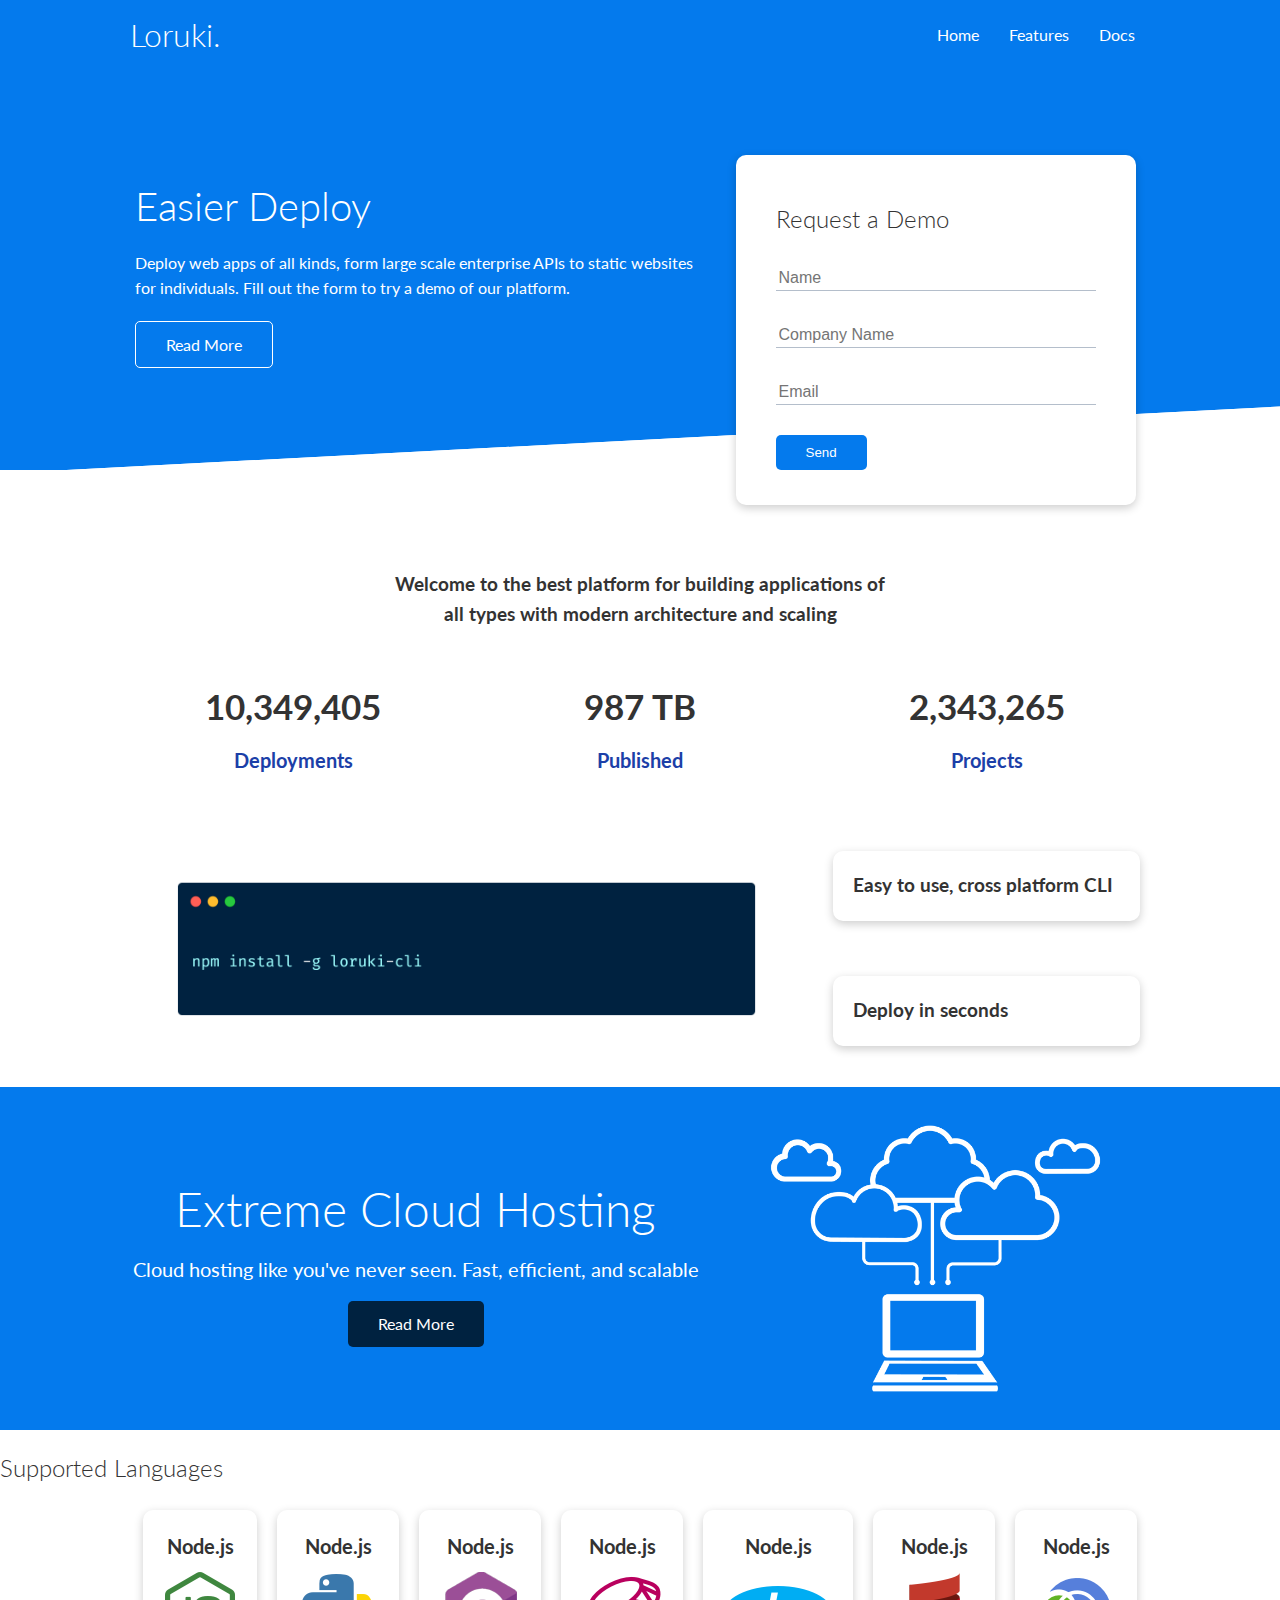
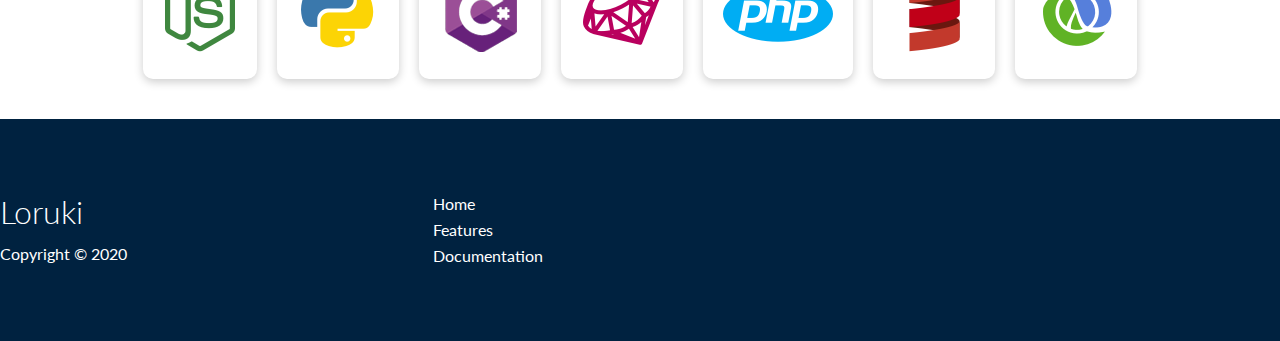
<file: index.html>
<!DOCTYPE html>
<html lang="en">
<head>
  <meta charset="UTF-8">
  <meta name="viewport" content="width=device-width, initial-scale=1.0">
  <link rel="stylesheet" href="https://cdnjs.cloudflare.com/ajax/libs/font-awesome/6.4.0/css/all.min.css" integrity="sha512-iecdLmaskl7CVkqkXNQ/ZH/XLlvWZOJyj7Yy7tcenmpD1ypASozpmT/E0iPtmFIB46ZmdtAc9eNBvH0H/ZpiBw==" crossorigin="anonymous" referrerpolicy="no-referrer" />
  <link rel="stylesheet" href="css/utilities.css">
  <link rel="stylesheet" href="css/style.css">
  <title>Loruki | Cloud Hosting for Everyone</title>
</head>
<body>
  <!--Navbar-->
  <div class="navbar">
    <div class="container flex">
      <h1 class="logo">Loruki.</h1>
      <nav>
        <ul>
          <li><a href="index.html">Home</a></li>
          <li><a href="features.html">Features</a></li>
          <li><a href="docs.html">Docs</a></li>
        </ul>
      </nav>
    </div>
  </div>

  <!--Showcase-->
  <section class="showcase">
    <div class="container grid">
      <div class="showcase-text">
        <h1>Easier Deploy</h1>
        <p>Deploy web apps of all kinds, form large scale enterprise APIs to static websites for individuals. Fill out the form to try a demo of our platform.</p>
        <a href="features.html" class="btn btn-outline">Read More</a>
      </div>
      <div class="showcase-form card">
        <h2>Request a Demo</h2>
        <form action="">
          <div class="form-control">
            <input type="text" name="name" placeholder="Name" required>
          </div>
          <div class="form-control">
            <input type="text" name="company" placeholder="Company Name" required>
          </div>
          <div class="form-control">
            <input type="email" name="email" placeholder="Email" required>
          </div>
          <input type="submit" value="Send" class="btn btn-primary">
        </form>
      </div>
    </div>
  </section>

  <!-- Stats -->
  <section class="stats">
    <div class="container">
      <h3 class="stats-heading text-center my-1">
        Welcome to the best platform for building applications of all types with modern architecture and scaling
      </h3>
      <div class="grid grid-3 text-center my-4">
        <div>
          <i class="fas fa-server fa-3x"></i>
            <h3>10,349,405</h3>
            <p class="text-secondary">Deployments</p>
        </div>
        <div>
          <i class="fas fa-upload fa-3x"></i>
          <h3>987 TB</h3>
          <p class="text-secondary">Published</p>
        </div>
        <div>
          <i class="fas fa-project-diagram fa-3x"></i>
          <h3>2,343,265</h3>
          <p class="text-secondary">Projects</p>
        </div>
      </div>
    </div>
  </section>

  <!-- Cli -->
  <section class="cli">
    <div class="container grid">
      <img src="images/cli.png" alt="">
      <div class="card">
        <h3>Easy to use, cross platform CLI</h3>
      </div>
      <div class="card">
        <h3>Deploy in seconds</h3>
      </div>
    </div>
  </section>

  <!-- Cloud -->
  <section class="cloud bg-primary my-2 py-2">
    <div class="container grid">
      <div class="text-center">
        <h2 class="lg">Extreme Cloud Hosting</h2>
        <p class="lead my-1">Cloud hosting like you've never seen. Fast, efficient, and scalable</p>
        <a href="features.html" class="btn btn-dark">Read More</a>
      </div>
      <img src="images/cloud.png" alt="">
    </div>
  </section>

  <!-- Languages -->
  <section class="languages">
    <h2 class="language-header">
      Supported Languages
    </h2>
    <div class="container flex">
      <div class="card">
        <h4>Node.js</h4>
        <img src="images/logos/node.png" alt="">
      </div>
      <div class="card">
        <h4>Node.js</h4>
        <img src="images/logos/python.png" alt="">
      </div>
      <div class="card">
        <h4>Node.js</h4>
        <img src="images/logos/csharp.png" alt="">
      </div>
      <div class="card">
        <h4>Node.js</h4>
        <img src="images/logos/ruby.png" alt="">
      </div>
      <div class="card">
        <h4>Node.js</h4>
        <img src="images/logos/php.png" alt="">
      </div>
      <div class="card">
        <h4>Node.js</h4>
        <img src="images/logos/scala.png" alt="">
      </div>
      <div class="card">
        <h4>Node.js</h4>
        <img src="images/logos/clojure.png" alt="">
      </div>
    </div>
  </section>

  <!-- Footer -->
  <footer class="footer bg-dark py-5">
    <div class="footer-container grid grid-3">
      <div>
          <h1>Loruki</h1>
          <p>Copyright &copy; 2020</p>
      </div>
      <nav>
        <ul>
          <li><a href="index.html">Home</a></li>
          <li><a href="features.html">Features</a></li>
          <li><a href="docs.html"></a>Documentation</li>
        </ul>
      </nav>
      <div class="social">
        <a href="#"><i class="fab fa-github fa-2x"></i></a>
        <a href="#"><i class="fab fa-facebook fa-2x"></i></a>
        <a href="#"><i class="fab fa-instagram fa-2x"></i></a>
        <a href="#"><i class="fab fa-twitter fa-2x"></i></a>
      </div>
    </div>
  </footer>
</body>
</html>
</file>
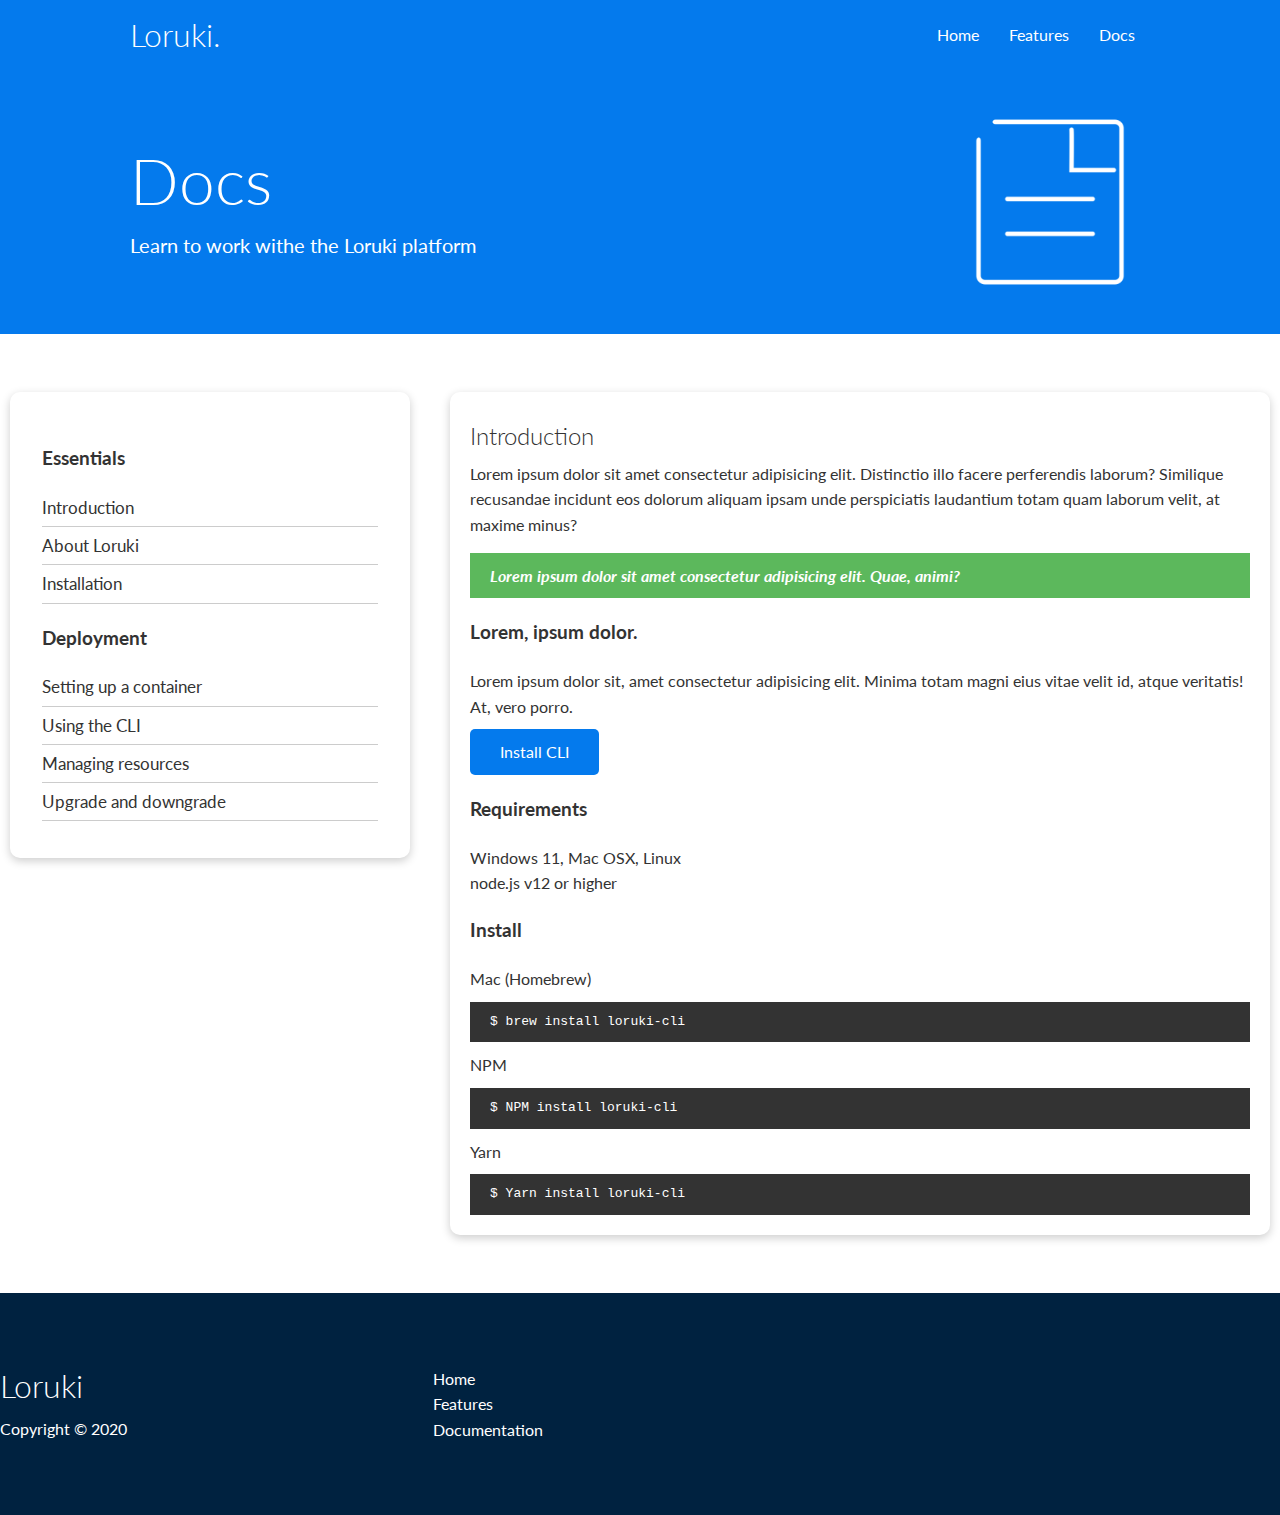
<file: docs.html>
<!DOCTYPE html>
<html lang="en">
<head>
  <meta charset="UTF-8">
  <meta name="viewport" content="width=device-width, initial-scale=1.0">
  <link rel="stylesheet" href="https://cdnjs.cloudflare.com/ajax/libs/font-awesome/6.4.0/css/all.min.css" integrity="sha512-iecdLmaskl7CVkqkXNQ/ZH/XLlvWZOJyj7Yy7tcenmpD1ypASozpmT/E0iPtmFIB46ZmdtAc9eNBvH0H/ZpiBw==" crossorigin="anonymous" referrerpolicy="no-referrer" />
  <link rel="stylesheet" href="css/utilities.css">
  <link rel="stylesheet" href="css/style.css">
  <title>Loruki | Cloud Hosting for Everyone</title>
</head>
<body>
  <!--Navbar-->
  <div class="navbar">
    <div class="container flex">
      <h1 class="logo">Loruki.</h1>
      <nav>
        <ul>
          <li><a href="index.html">Home</a></li>
          <li><a href="features.html">Features</a></li>
          <li><a href="docs.html">Docs</a></li>
        </ul>
      </nav>
    </div>
  </div>

  <!-- Head -->
  <section class="docs-head bg-primary py-3">
    <div class="container grid">
      <div>
        <h1 class="xl">Docs</h1>
        <p class="lead">
          Learn to work withe the Loruki platform
        </p>
      </div>
      <img src="images/docs.png" alt="">
    </div>
  </section>

  <!-- Docs main -->
  <section class="docs-main my-4">
    <div class="docs-container grid">
      <div class="card p-3">
        <h3 class="my-2">Essentials</h3>
        <nav>
          <ul>
            <li><a href="#">Introduction</a></li>
            <li><a href="#"></a>About Loruki</li>
            <li><a href="#"></a>Installation</li>
          </ul>
        </nav>

        <h3 class="my-2">Deployment</h3>
        <nav>
          <ul>
            <li><a href="#">Setting up a container</a></li>
            <li><a href="#"></a>Using the CLI</li>
            <li><a href="#"></a>Managing resources</li>
            <li><a href="#"></a>Upgrade and downgrade</li>
          </ul>
        </nav>
      </div>
      <div class="card">
        <h2>Introduction</h2>
        <p>
          Lorem ipsum dolor sit amet consectetur adipisicing elit. Distinctio illo facere perferendis laborum? Similique recusandae incidunt eos dolorum aliquam ipsam unde perspiciatis laudantium totam quam laborum velit, at maxime minus?
        </p>
        <div class="alert alert-success">
        <i class="fas fa-info">Lorem ipsum dolor sit amet consectetur adipisicing elit. Quae, animi?</i>
        </div>
        <h3>Lorem, ipsum dolor.</h3>
        <p>Lorem ipsum dolor sit, amet consectetur adipisicing elit. Minima totam magni eius vitae velit id, atque veritatis! At, vero porro.</p>
        <a href="#" class="btn btn-primary">Install CLI</a>

        <h3>Requirements</h3>
        <ul>
          <li>Windows 11, Mac OSX, Linux</li>
          <li>node.js v12 or higher</li>
        </ul>

        <h3>Install</h3>
        <p>Mac (Homebrew)</p>
        <pre><code>$ brew install loruki-cli</code></pre>

        <p>NPM</p>
        <pre><code>$ NPM install loruki-cli</code></pre>

        <p>Yarn</p>
        <pre><code>$ Yarn install loruki-cli</code></pre>
      </div>
    </div>
  </section>


  <!-- Footer -->
  <footer class="footer bg-dark py-5">
    <div class="footer-container grid grid-3">
      <div>
          <h1>Loruki</h1>
          <p>Copyright &copy; 2020</p>
      </div>
      <nav>
        <ul>
          <li><a href="index.html">Home</a></li>
          <li><a href="features.html">Features</a></li>
          <li><a href="docs.html"></a>Documentation</li>
        </ul>
      </nav>
      <div class="social">
        <a href="#"><i class="fab fa-github fa-2x"></i></a>
        <a href="#"><i class="fab fa-facebook fa-2x"></i></a>
        <a href="#"><i class="fab fa-instagram fa-2x"></i></a>
        <a href="#"><i class="fab fa-twitter fa-2x"></i></a>
      </div>
    </div>
  </footer>
</body>
</html>
</file>
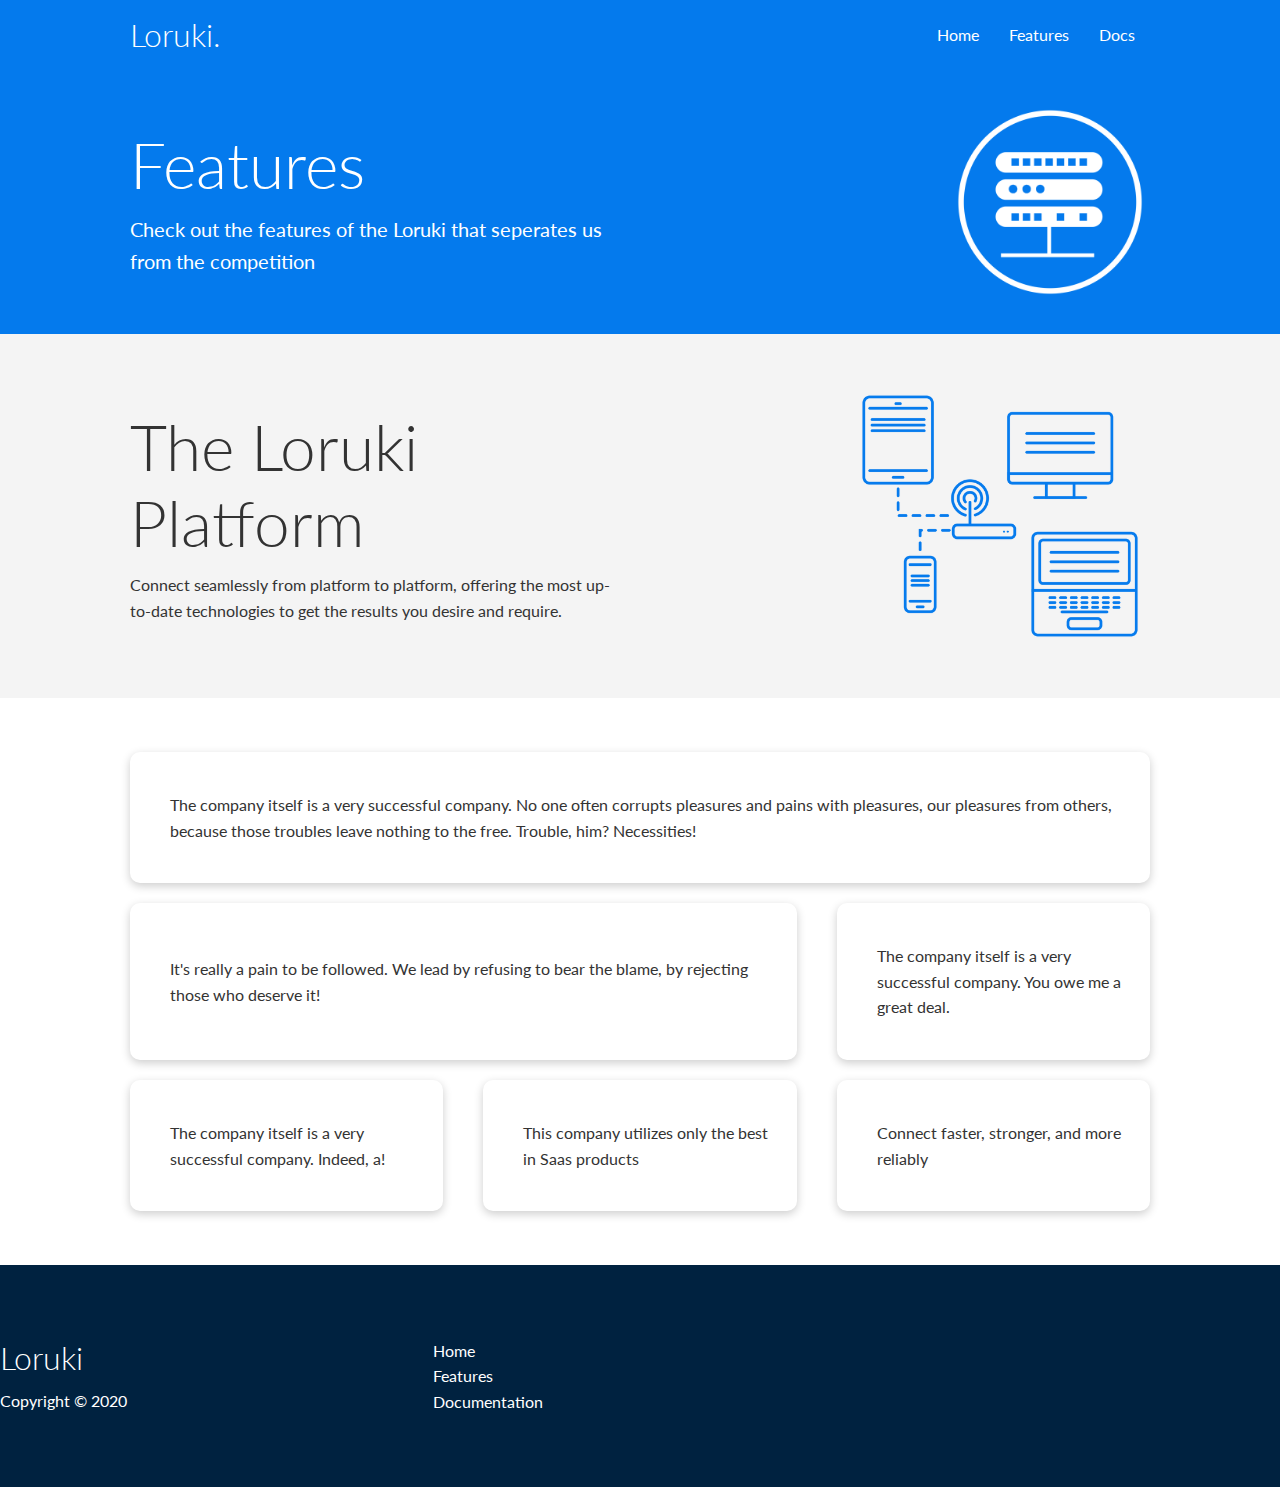
<file: features.html>
<!DOCTYPE html>
<html lang="en">
<head>
  <meta charset="UTF-8">
  <meta name="viewport" content="width=device-width, initial-scale=1.0">
  <link rel="stylesheet" href="https://cdnjs.cloudflare.com/ajax/libs/font-awesome/6.4.0/css/all.min.css" integrity="sha512-iecdLmaskl7CVkqkXNQ/ZH/XLlvWZOJyj7Yy7tcenmpD1ypASozpmT/E0iPtmFIB46ZmdtAc9eNBvH0H/ZpiBw==" crossorigin="anonymous" referrerpolicy="no-referrer" />
  <link rel="stylesheet" href="css/utilities.css">
  <link rel="stylesheet" href="css/style.css">
  <title>Loruki | Cloud Hosting for Everyone</title>
</head>
<body>
  <!--Navbar-->
  <div class="navbar">
    <div class="container flex">
      <h1 class="logo">Loruki.</h1>
      <nav>
        <ul>
          <li><a href="index.html">Home</a></li>
          <li><a href="features.html">Features</a></li>
          <li><a href="docs.html">Docs</a></li>
        </ul>
      </nav>
    </div>
  </div>

  <!-- Head -->
  <section class="features-head bg-primary py-3">
    <div class="container grid">
      <div>
        <h1 class="xl">Features</h1>
        <p class="lead">
          Check out the features of the Loruki that seperates us from the competition
        </p>
      </div>
      <img src="images/server.png" alt="">
    </div>
  </section>

  <!-- Sub head -->
  <section class="features-sub-head bg-light py-3">
    <div class="container grid">
      <div>
        <h1 class="xl">The Loruki Platform</h1>
        <p>
          Connect seamlessly from platform to platform, offering the most up-to-date technologies to get the results you desire and require.
        </p>
      </div>
      <img src="images/server2.png" alt="">
    </div>
  </section>
  <!-- Features-main -->
  <section class="features-main my-2">
    <div class="container grid grid-3">
        <div class="card flex">
            <i class="fas fa-server fa-3x"></i>
            <p>The company itself is a very successful company. No one often corrupts pleasures and pains with pleasures, our pleasures from others, because those troubles leave nothing to the free. Trouble, him? Necessities!</p>
        </div>
        <div class="card flex">
            <i class="fas fa-network-wired fa-3x"></i>
            <p>
              It's really a pain to be followed. We lead by refusing to bear the blame, by rejecting those who deserve it!
            </p>
        </div>
        <div class="card flex">
            <i class="fas fa-laptop-code fa-3x"></i>
            <p>
              The company itself is a very successful company. You owe me a great deal.
        </div>
        <div class="card flex">
            <i class="fas fa-database fa-3x"></i>
            <p>
              The company itself is a very successful company. Indeed, a!
            </p>
        </div>
        <div class="card flex">
            <i class="fas fa-power-off fa-3x"></i>
            <p>
                This company utilizes only the best in Saas products
            </p>
        </div>
        <div class="card flex">
            <i class="fas fa-upload fa-3x"></i>
            <p>
                Connect faster, stronger, and more reliably
            </p>
        </div>
    </div>
</section>

  <!-- Footer -->
  <footer class="footer bg-dark py-5">
    <div class="footer-container grid grid-3">
      <div>
          <h1>Loruki</h1>
          <p>Copyright &copy; 2020</p>
      </div>
      <nav>
        <ul>
          <li><a href="index.html">Home</a></li>
          <li><a href="features.html">Features</a></li>
          <li><a href="docs.html"></a>Documentation</li>
        </ul>
      </nav>
      <div class="social">
        <a href="#"><i class="fab fa-github fa-2x"></i></a>
        <a href="#"><i class="fab fa-facebook fa-2x"></i></a>
        <a href="#"><i class="fab fa-instagram fa-2x"></i></a>
        <a href="#"><i class="fab fa-twitter fa-2x"></i></a>
      </div>
    </div>
  </footer>
</body>
</html>
</file>
<file: css/utilities.css>
/*Utilities*/
.container {
  max-width: 1100px;
  margin: 0 auto;
  overflow: auto;
  padding: 0 40px;
}

.card {
  background-color: #fff;
  color: #333;
  border-radius: 10px;
  box-shadow: 0 3px 10px rgba(0, 0, 0, 0.2);
  padding: 20px;
  margin: 10px;
}

.btn {
  display: inline-block;
  padding: 10px 30px;
  cursor: pointer;
  background: var(--primary-color);
  color: #fff;
  border: none;
  border-radius: 5px;
}

.btn-outline {
  background-color: transparent;
  border: 1px #fff solid;
}

.btn:hover {
  transform: scale(0.98);
}

/* Backgrounds & colored buttons */
.bg-primary,
.btn-primary {
  background-color: var(--primary-color);
  color: #fff;
}

.bg-secondary,
.btn-secondary {
  background-color: var(--secondary-color);
  color: #fff;
}

.bg-dark,
.btn-dark {
  background-color: var(--dark-color);
  color: #fff;
}

.bg-light,
.btn-light {
  background-color: var(--light-color);
  color: #333;
}

.bg-primary a,
.btn-primary a,
.bg-secondary a,
.btn-secondary a,
.bg-dark a,
.btn-dark a {
  color: #fff;
}

/* Text colors */
.text-primary {
  color: var(--primary-color);
}

.text-secondary {
  color: var(--secondary-color);
}

.text-dark {
  color: var(--dark-color);
}

.text-light {
  color: var(--light-color);
}

/* Text sizes */
.lead {
  font-size: 20px;
}

.sm {
  font-size: 1rem;
}

.md {
  font-size: 2rem;
}

.lg {
  font-size: 3rem;
}

.xl {
  font-size: 4rem;
}

.text-center {
  text-align: center;
}

/* Alert */
.alert {
  background-color: var(--light-color);
  padding: 10px 20px;
  font-weight: bold;
  margin: 15px 0;
}

.alert i {
  margin-right: 10px;
}

.alert-success {
  background-color: var(--success-color);
  color: #fff;
}

.alert-error {
  background-color: var(--error-color);
  color: #fff;
}

.flex {
  display: flex;
  justify-content: center;
  align-items: center;
  height: 100%;
}

.grid {
  display: grid;
  grid-template-columns: repeat(2, 1fr);
  gap: 20px;
  justify-content: center;
  align-items: center;
  height: 100%;
}

.grid-3 {
  grid-template-columns: repeat(3, 1fr);
}

/* Margin */
.my-1 {
  margin: 1rem 0;
}

.my-2 {
  margin: 1.5rem 0;
}

.my-3 {
  margin: 2rem 0;
}

.my-4 {
  margin: 3rem 0;
}

.my-5 {
  margin: 4rem 0;
}

.m-1 {
  margin: 1rem;
}

.m-2 {
  margin: 1.5rem;
}

.m-3 {
  margin: 2rem;
}

.m-4 {
  margin: 3rem;
}

.m-5 {
  margin: 4rem;
}

/* Padding */
.py-1 {
  padding: 1rem 0;
}

.py-2 {
  padding: 1.5rem 0;
}

.py-3 {
  padding: 2rem 0;
}

.py-4 {
  padding: 3rem 0;
}

.py-5 {
  padding: 4rem 0;
}

.p-1 {
  padding: 1rem;
}

.p-2 {
  padding: 1.5rem;
}

.p-3 {
  padding: 2rem;
}

.p-4 {
  padding: 3rem;
}

.p-5 {
  padding: 4rem;
}
</file>
<file: css/style.css>
@import url('https://fonts.googleapis.com/css2?family=Lato:wght@300&display=swap');

:root {
  --primary-color: #047aed;
  --secondary-color: #1c3fa8;
  --dark-color: #002240;
  --light-color: #f4f4f4;
  --success-color: #5cb85c;
  --error-color: #d9534f;
}

* {
  box-sizing: border-box;
  padding: 0;
  margin: 0;
}

body {
  font-family: 'Lato', sans-serif;
  color: #333;
  line-height: 1.6;
}

ul {
  list-style-type: none;
}

a {
  text-decoration: none;
  color: #333;
}
h1,
h2 {
  font-weight: 300;
  line-height: 1.2;
  margin: 10px 0;
}

p {
  margin: 10px 0;
}

img {
  width: 100%;
}

code,
pre {
  background: #333;
  color: #fff;
  padding: 10px;
}

.hidden {
  visibility: hidden;
  height: 0;
}

/* Navbar */
.navbar {
  background-color: var(--primary-color);
  color: #fff;
  height: 70px;
}

.navbar ul {
  display: flex;
}

.navbar a {
  color: #fff;
  padding: 10px;
  margin: 0 5px;
}

.navbar ul a:hover {
  border-bottom: 2px #fff solid;
}

.navbar .flex {
  justify-content: space-between;
}

/* Showcase */
.showcase {
  height: 400px;
  background-color: var(--primary-color);
  color: #fff;
  position: relative;
}

.showcase h1 {
  font-size: 40px;
}

.showcase p {
  margin: 20px 0;
}

.showcase .grid {
  overflow: visible;
  grid-template-columns: 55% auto;
  gap: 30px;
}

.showcase-text {
  animation: slideInFromLeft 1s ease-in;
}

.showcase-form {
  position: relative;
  top: 60px;
  height: 350px;
  width: 400px;
  padding: 40px;
  z-index: 100;
  justify-self: flex-end;
  animation: slideInFromRight 1s ease-in;
}

.showcase-form .form-control {
  margin: 30px 0;
}

.showcase-form input[type='text'],
.showcase-form input[type='email'] {
  border: 0;
  border-bottom: 1px solid #b4becb;
  width: 100%;
  padding: 3px;
  font-size: 16px;
}

.showcase-form input:focus {
  outline: none;
}

.showcase::before,
.showcase::after {
  content: '';
  position: absolute;
  height: 100px;
  bottom: -70px;
  right: 0;
  left: 0;
  background: #fff;
  transform: skewY(-3deg);
  -webkit-transform: skewY(-3deg);
  -moz-transform: skewY(-3deg);
  -ms-transform: skewY(-3deg);
}

/* Stats */
.stats {
  padding-top: 100px;
  animation: slideInFromBottom 1s ease-in;
}

.stats-heading {
  max-width: 500px;
  margin: auto;
}

.stats .grid h3 {
  font-size: 35px;
}

.stats .grid p {
  font-size: 20px;
  font-weight: bold;
}

/* Cli */
.cli .grid {
  grid-template-columns: repeat(3, 1fr);
  grid-template-rows: repeat(2, 1fr);
}

.cli .grid > *:first-child {
  grid-column: 1 / span 2;
  grid-row: 1 / span 2;
}

/* Cloud */
.cloud .grid {
  grid-template-columns: 4fr 3fr;
}

/* Languages */

.languages .flex {
  flex-wrap: wrap;
}

.languages .card {
  text-align: center;
  margin: 18px 10px 40px;
  transition: transform 0.2s ease-in;
}

.languages .card h4 {
  font-size: 20px;
  margin-bottom: 10px;
}

.languages .card:hover {
  transform: translateY(-15px);
}

/* Features */
.features-head img,
.docs-head img {
  width: 200px;
  justify-self: flex-end;
}

.features-sub-head img {
  width: 300px;
  justify-self: flex-end;
}

.features-main .card > i {
  margin-right: 20px;
}

.features-main .grid {
  padding: 30px;
}

.features-main .grid > *:first-child {
  grid-column: 1 / span 3;
}

.features-main .grid > *:nth-child(2) {
  grid-column: 1 / span 2;
}

/* Docs */
.docs-main h3 {
  margin: 20px 0;
}

.docs-main .grid {
  grid-template-columns: 1fr 2fr;
  align-items: flex-start;
}

.docs-main nav li {
  font-size: 17px;
  padding-bottom: 5px;
  margin-bottom: 5px;
  border-bottom: 1px #ccc solid;
}

.docs-main a:hover {
  font-weight: bold;
}

/* Footer */
.footer .social a {
  margin: 0 10px;
}

.fa-github:hover {
  color: #000000;
}

.fa-facebook:hover {
  color: #1773EA;
}

.fa-instagram:hover {
  color: #B32E87;
}

.fa-twitter:hover {
  color: #1C9CEA;
}

/* Animations */
@keyframes slideInFromLeft {
  0% {
    transform: translateX(-100%);
  }

  100% {
    transform: translateX(0);
  }
}

@keyframes slideInFromRight {
  0% {
    transform: translateX(100%);
  }

  100% {
    transform: translateX(0);
  }
}

@keyframes slideInFromTop {
  0% {
    transform: translateY(-100%);
  }

  100% {
    transform: translateX(0);
  }
}

@keyframes slideInFromBottom {
  0% {
    transform: translateY(100%);
  }

  100% {
    transform: translateX(0);
  }
}
@media (max-width: 1000px){

  .showcase-form{
    width: 340px;
  }
}

/* Tablets and under */
@media (max-width: 768px) {
  .grid,
  .showcase .grid,
  .stats .grid,
  .cli .grid,
  .cloud .grid,
  .features-main .grid,
  .docs-main .grid {
    grid-template-columns: 1fr;
    grid-template-rows: 1fr;
  }

  .showcase {
    height: auto;
  }

  .showcase-text {
    text-align: center;
    margin-top: 40px;
    animation: slideInFromTop 1s ease-in;
  }

  .showcase-form {
    justify-self: center;
    margin: auto;
    animation: slideInFromBottom 1s ease-in;
  }

  .cli .grid > *:first-child {
    grid-column: 1;
    grid-row: 1;
  }

  .features-head,
  .features-sub-head,
  .docs-head {
    text-align: center;
  }

  .features-head img,
  .features-sub-head img,
  .docs-head img {
    justify-self: center;
  }

  .features-main .grid > *:first-child,
  .features-main .grid > *:nth-child(2) {
    grid-column: 1;
  }
}




/* Mobile */
@media (max-width: 500px) {
  .navbar {
    height: 110px;
  }

  .navbar .flex {
    flex-direction: column;
  }

  .navbar ul {
    padding: 10px;
    background-color: rgba(0, 0, 0, 0.1);
  }
  
  .showcase-form {
    width: 300px;
  }

}
</file>
